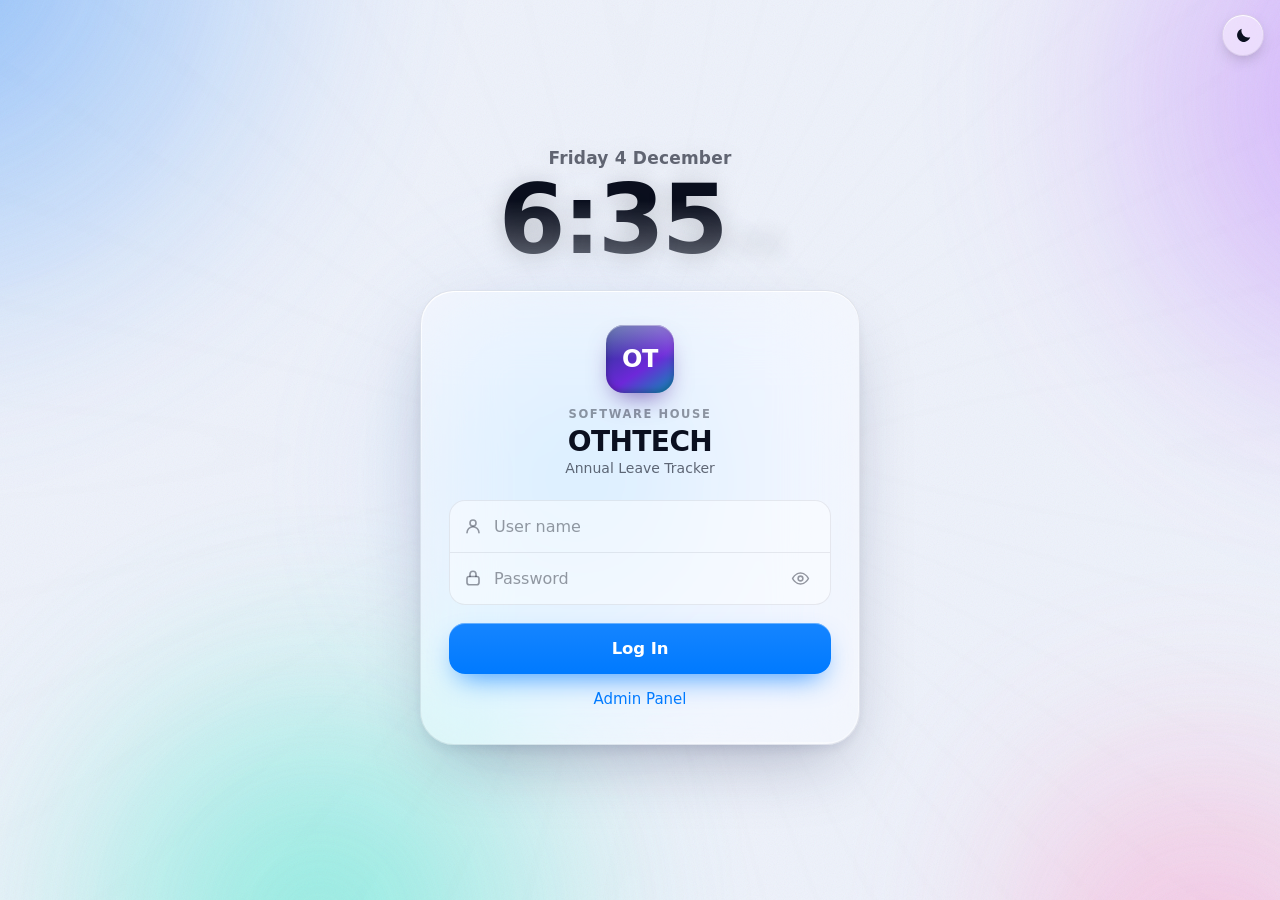
<file: Website/index.html>
<!DOCTYPE html>
<html lang="en">
<head>
<meta charset="UTF-8">
<title>OTHTECH Leave Portal</title>
<meta name="viewport" content="width=device-width, initial-scale=1.0, viewport-fit=cover">
<meta name="theme-color" content="#05060f">
<link rel="icon" href="favicon.svg" type="image/svg+xml">
<link rel="stylesheet" href="style.css">
</head>
<body>

<div class="lock-clock">
  <div class="date">&nbsp;</div>
  <div class="time">--:--</div>
</div>

<div class="card">

  <div class="login-only">
    <div class="logo">
      <div class="app-icon"><span>OT</span></div>
      <span class="eyebrow">Software House</span>
      <h2>OTHTECH</h2>
      <p class="tagline">Annual Leave Tracker</p>
    </div>

    <div class="field-group">
      <div class="field">
        <svg class="lead" viewBox="0 0 24 24" fill="none" stroke="currentColor" stroke-width="2.2" stroke-linecap="round"><circle cx="12" cy="8" r="4"/><path d="M4 21a8 8 0 0 1 16 0"/></svg>
        <label class="field-label" for="empId">Employee ID</label>
        <input type="text" id="empId" placeholder="User name" autocomplete="username" onkeydown="if(event.key==='Enter') login()">
      </div>
      <div class="field">
        <svg class="lead" viewBox="0 0 24 24" fill="none" stroke="currentColor" stroke-width="2.2" stroke-linecap="round"><rect x="4" y="10" width="16" height="11" rx="3"/><path d="M8 10V7a4 4 0 0 1 8 0v3"/></svg>
        <label class="field-label" for="code">Password</label>
        <input type="password" id="code" placeholder="Password" autocomplete="current-password" onkeydown="if(event.key==='Enter') login()">
        <span id="togglePass" onclick="togglePassword()" role="button" aria-label="Show password"></span>
      </div>
    </div>

    <button class="primary" onclick="login()">Log In</button>
    <a href="admin.html" class="admin-link">Admin Panel</a>
  </div>

  <div id="result" class="box"></div>

</div>

<script src="sript.js"></script>
</body>
</html>
</file>
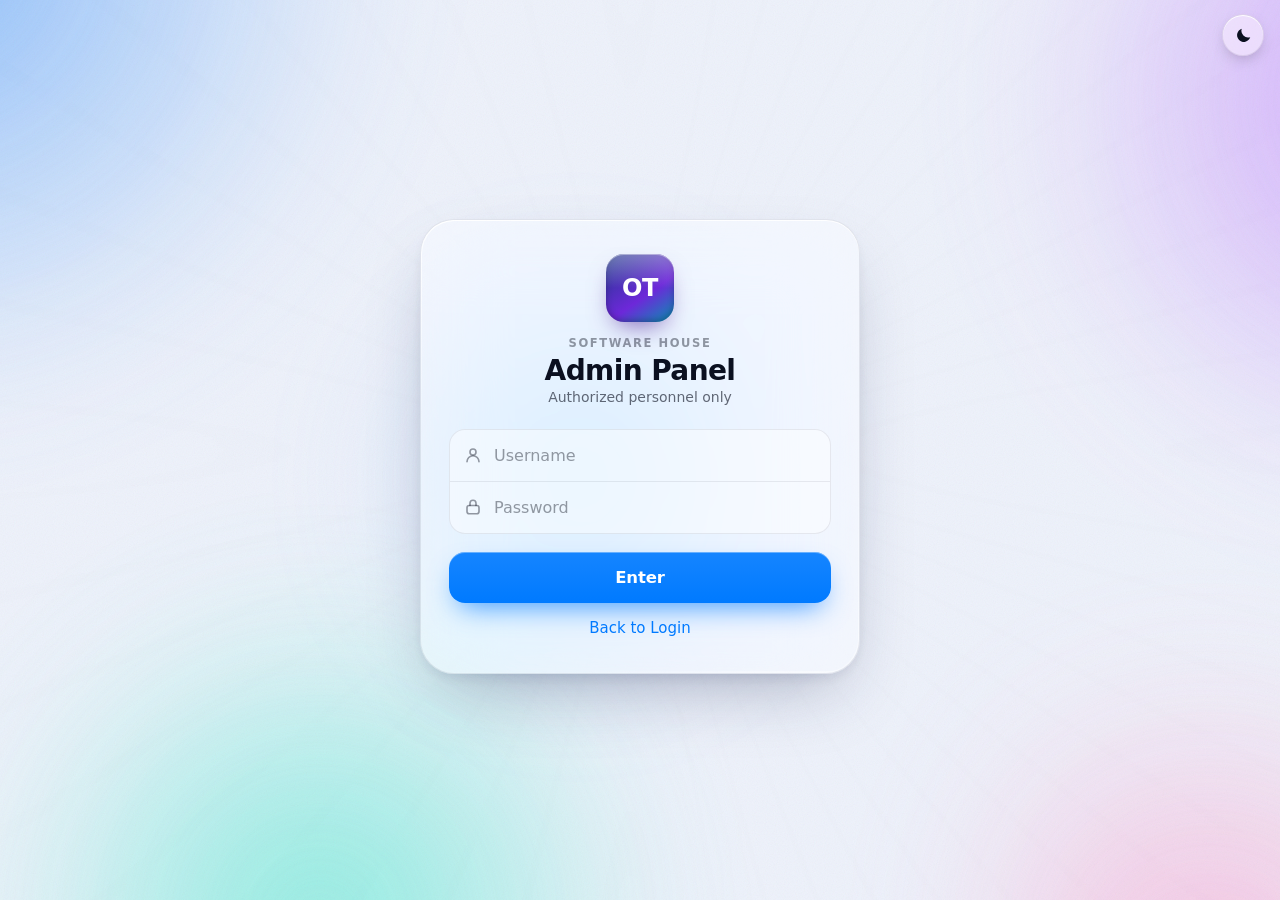
<file: Website/admin.html>
<!DOCTYPE html>
<html lang="en">
<head>
<meta charset="UTF-8">
<title>OTHTECH Admin Panel</title>
<meta name="viewport" content="width=device-width, initial-scale=1.0, viewport-fit=cover">
<meta name="theme-color" content="#05060f">
<link rel="icon" href="favicon.svg" type="image/svg+xml">
<link rel="stylesheet" href="style.css">
</head>
<body>

<div class="card">

  <div class="login-only">
    <div class="logo">
      <div class="app-icon"><span>OT</span></div>
      <span class="eyebrow">Software House</span>
      <h2>Admin Panel</h2>
      <p class="tagline">Authorized personnel only</p>
    </div>

    <div class="field-group">
      <div class="field">
        <svg class="lead" viewBox="0 0 24 24" fill="none" stroke="currentColor" stroke-width="2.2" stroke-linecap="round"><circle cx="12" cy="8" r="4"/><path d="M4 21a8 8 0 0 1 16 0"/></svg>
        <label class="field-label" for="adminUser">Username</label>
        <input type="text" id="adminUser" placeholder="Username" autocomplete="username" onkeydown="if(event.key==='Enter') checkAdmin()">
      </div>
      <div class="field">
        <svg class="lead" viewBox="0 0 24 24" fill="none" stroke="currentColor" stroke-width="2.2" stroke-linecap="round"><rect x="4" y="10" width="16" height="11" rx="3"/><path d="M8 10V7a4 4 0 0 1 8 0v3"/></svg>
        <label class="field-label" for="adminPass">Password</label>
        <input type="password" id="adminPass" placeholder="Password" autocomplete="current-password" onkeydown="if(event.key==='Enter') checkAdmin()">
      </div>
    </div>

    <button class="primary" onclick="checkAdmin()">Enter</button>
    <a href="index.html" class="admin-link">Back to Login</a>
  </div>

  <div id="adminResult" class="box"></div>

</div>

<script src="sript.js"></script>
</body>
</html>
</file>
<file: Website/style.css>
/* =========================================================
   OTHTECH Leave Portal — iOS 27 "Liquid Glass" theme
   Live animated wallpaper · light & dark · glass panels
   ========================================================= */

:root{
  --font: -apple-system, BlinkMacSystemFont, "SF Pro Display", "SF Pro Text", "Inter", system-ui, "Segoe UI", Roboto, sans-serif;
  --mono: "SF Mono", ui-monospace, "JetBrains Mono", Menlo, monospace;

  /* wallpaper */
  --wall-base: #05060f;
  --blob-1: #2563eb;
  --blob-2: #7c3aed;
  --blob-3: #06b6d4;
  --blob-4: #db2777;
  --blob-5: #0ea5e9;
  --blob-opacity: .62;

  /* glass */
  --glass: rgba(30, 34, 52, .38);
  --glass-strong: rgba(30, 34, 52, .55);
  --glass-soft: rgba(255,255,255,.06);
  --glass-hover: rgba(255,255,255,.10);
  --glass-edge: rgba(255,255,255,.22);
  --glass-edge-dim: rgba(255,255,255,.08);
  --specular: rgba(255,255,255,.35);
  --shadow: 0 30px 80px -20px rgba(0,0,0,.6), 0 8px 24px -8px rgba(0,0,0,.35);

  /* text */
  --text: #f5f7fb;
  --text-2: rgba(235,240,255,.68);
  --text-3: rgba(235,240,255,.45);

  /* tints (iOS system colors) */
  --blue: #0a84ff;
  --green: #30d158;
  --orange: #ff9f0a;
  --red: #ff453a;
  --purple: #bf5af2;
  --teal: #64d2ff;

  --radius-xl: 34px;
  --radius-lg: 22px;
  --radius-md: 16px;
  --ease: cubic-bezier(.2,.9,.25,1.15);
  --ease-out: cubic-bezier(.16,1,.3,1);
}

/* ---------- light appearance ---------- */
@media (prefers-color-scheme: light){
  :root:not([data-theme="dark"]){
    --wall-base:#eef2fb;
    --blob-1:#60a5fa; --blob-2:#c084fc; --blob-3:#5eead4; --blob-4:#f9a8d4; --blob-5:#93c5fd;
    --blob-opacity:.75;
    --glass: rgba(255,255,255,.42);
    --glass-strong: rgba(255,255,255,.62);
    --glass-soft: rgba(255,255,255,.45);
    --glass-hover: rgba(255,255,255,.7);
    --glass-edge: rgba(255,255,255,.85);
    --glass-edge-dim: rgba(15,23,42,.08);
    --specular: rgba(255,255,255,.9);
    --shadow: 0 30px 70px -24px rgba(30,41,80,.35), 0 6px 18px -8px rgba(30,41,80,.18);
    --text:#0b1020; --text-2:rgba(11,16,32,.62); --text-3:rgba(11,16,32,.42);
    --blue:#007aff; --green:#28a745; --orange:#f08c00; --red:#e5372c; --purple:#9b4dca; --teal:#0aa5c9;
  }
}
:root[data-theme="light"]{
  --wall-base:#eef2fb;
  --blob-1:#60a5fa; --blob-2:#c084fc; --blob-3:#5eead4; --blob-4:#f9a8d4; --blob-5:#93c5fd;
  --blob-opacity:.75;
  --glass: rgba(255,255,255,.42);
  --glass-strong: rgba(255,255,255,.62);
  --glass-soft: rgba(255,255,255,.45);
  --glass-hover: rgba(255,255,255,.7);
  --glass-edge: rgba(255,255,255,.85);
  --glass-edge-dim: rgba(15,23,42,.08);
  --specular: rgba(255,255,255,.9);
  --shadow: 0 30px 70px -24px rgba(30,41,80,.35), 0 6px 18px -8px rgba(30,41,80,.18);
  --text:#0b1020; --text-2:rgba(11,16,32,.62); --text-3:rgba(11,16,32,.42);
  --blue:#007aff; --green:#28a745; --orange:#f08c00; --red:#e5372c; --purple:#9b4dca; --teal:#0aa5c9;
}

*{box-sizing:border-box;}
html,body{min-height:100%;}

body{
  margin:0;
  font-family:var(--font);
  color:var(--text);
  background:var(--wall-base);
  -webkit-font-smoothing:antialiased;
  display:flex;
  flex-direction:column;
  align-items:center;
  justify-content:center;
  min-height:100vh;
  min-height:100dvh;
  padding:28px 16px 40px;
  overflow-x:hidden;
  transition:background-color .6s ease, color .4s ease;
}

/* =========================================================
   LIVE WALLPAPER
   ========================================================= */
.wallpaper{
  position:fixed;
  inset:-10%;
  z-index:0;
  pointer-events:none;
  overflow:hidden;
  transform:translate3d(var(--px,0), var(--py,0), 0);
  transition:transform 1.2s var(--ease-out);
}
.blob{
  position:absolute;
  width:58vmax;
  height:58vmax;
  border-radius:50%;
  filter:blur(70px);
  opacity:var(--blob-opacity);
  mix-blend-mode:normal;
  will-change:transform;
  transition:background .8s ease, opacity .8s ease;
}
.blob.b1{background:radial-gradient(circle at 30% 30%, var(--blob-1), transparent 65%); top:-18%; left:-12%; animation:drift1 26s ease-in-out infinite alternate;}
.blob.b2{background:radial-gradient(circle at 60% 40%, var(--blob-2), transparent 65%); top:-10%; right:-20%; animation:drift2 32s ease-in-out infinite alternate;}
.blob.b3{background:radial-gradient(circle at 50% 50%, var(--blob-3), transparent 65%); bottom:-28%; left:5%; animation:drift3 28s ease-in-out infinite alternate;}
.blob.b4{background:radial-gradient(circle at 40% 60%, var(--blob-4), transparent 62%); bottom:-20%; right:-10%; width:46vmax; height:46vmax; animation:drift4 36s ease-in-out infinite alternate;}
.blob.b5{background:radial-gradient(circle at 50% 50%, var(--blob-5), transparent 60%); top:30%; left:30%; width:38vmax; height:38vmax; opacity:calc(var(--blob-opacity) * .7); animation:drift5 22s ease-in-out infinite alternate;}

@keyframes drift1{0%{transform:translate(0,0) scale(1) rotate(0)}50%{transform:translate(18vw,10vh) scale(1.15) rotate(40deg)}100%{transform:translate(8vw,26vh) scale(.95) rotate(80deg)}}
@keyframes drift2{0%{transform:translate(0,0) scale(1)}50%{transform:translate(-20vw,18vh) scale(1.2)}100%{transform:translate(-8vw,34vh) scale(1)}}
@keyframes drift3{0%{transform:translate(0,0) scale(1.05)}50%{transform:translate(24vw,-14vh) scale(.9)}100%{transform:translate(36vw,-4vh) scale(1.1)}}
@keyframes drift4{0%{transform:translate(0,0) scale(1)}50%{transform:translate(-26vw,-20vh) scale(1.2)}100%{transform:translate(-14vw,-36vh) scale(.92)}}
@keyframes drift5{0%{transform:translate(-10vw,-6vh) scale(.9)}50%{transform:translate(12vw,8vh) scale(1.2)}100%{transform:translate(-4vw,14vh) scale(1)}}

/* soft light sheen sweeping across the wallpaper */
.wallpaper::after{
  content:"";
  position:absolute;
  inset:0;
  background:conic-gradient(from 0deg at 50% 50%, rgba(255,255,255,0) 0deg, rgba(255,255,255,.06) 90deg, rgba(255,255,255,0) 180deg, rgba(255,255,255,.04) 270deg, rgba(255,255,255,0) 360deg);
  filter:blur(40px);
  animation:sheen 40s linear infinite;
  mix-blend-mode:overlay;
}
@keyframes sheen{to{transform:rotate(360deg)}}

/* film grain so gradients never band */
.grain{
  position:fixed; inset:0; z-index:0; pointer-events:none; opacity:.07;
  background-image:url("data:image/svg+xml,%3Csvg xmlns='http://www.w3.org/2000/svg' width='160' height='160'%3E%3Cfilter id='n'%3E%3CfeTurbulence type='fractalNoise' baseFrequency='.9' numOctaves='2' stitchTiles='stitch'/%3E%3C/filter%3E%3Crect width='100%25' height='100%25' filter='url(%23n)'/%3E%3C/svg%3E");
}

/* =========================================================
   TOP BAR (theme switch)
   ========================================================= */
.topbar{
  position:fixed; top:14px; right:16px; z-index:5;
  display:flex; gap:8px;
}
.icon-btn{
  width:42px; height:42px; border-radius:50%;
  display:grid; place-items:center;
  background:var(--glass);
  border:1px solid var(--glass-edge-dim);
  backdrop-filter:blur(24px) saturate(180%);
  -webkit-backdrop-filter:blur(24px) saturate(180%);
  color:var(--text);
  cursor:pointer;
  box-shadow:inset 0 1px 0 var(--specular), 0 6px 18px -8px rgba(0,0,0,.4);
  transition:transform .3s var(--ease), background .2s ease;
  padding:0; margin:0;
}
.icon-btn:hover{transform:scale(1.07); background:var(--glass-hover);}
.icon-btn:active{transform:scale(.94);}
.icon-btn svg{width:19px; height:19px;}

/* =========================================================
   LOCK-SCREEN CLOCK
   ========================================================= */
.lock-clock{
  position:relative; z-index:1;
  text-align:center;
  margin-bottom:22px;
  animation:fadeDown .9s var(--ease-out) both;
  text-shadow:0 2px 24px rgba(0,0,0,.18);
}
.lock-clock .date{
  font-size:17px; font-weight:600; letter-spacing:.2px;
  color:var(--text-2);
}
.lock-clock .time{
  font-size:clamp(64px, 16vw, 96px);
  font-weight:700;
  line-height:1;
  letter-spacing:-3px;
  margin-top:4px;
  font-variant-numeric:tabular-nums;
  background:linear-gradient(180deg, var(--text) 30%, color-mix(in srgb, var(--text) 55%, transparent));
  -webkit-background-clip:text; background-clip:text; color:transparent;
}
.lock-clock.compact{display:none;}
@keyframes fadeDown{from{opacity:0; transform:translateY(-14px)}to{opacity:1; transform:none}}

/* =========================================================
   LIQUID GLASS CARD
   ========================================================= */
.card{
  position:relative; z-index:1;
  width:100%;
  max-width:440px;
  padding:34px 28px 26px;
  border-radius:var(--radius-xl);
  background:var(--glass);
  backdrop-filter:blur(40px) saturate(190%);
  -webkit-backdrop-filter:blur(40px) saturate(190%);
  border:1px solid var(--glass-edge-dim);
  box-shadow:
    var(--shadow),
    inset 0 1px 0 var(--specular),
    inset 0 -1px 0 rgba(255,255,255,.05);
  animation:rise .8s var(--ease-out) both .1s;
  transition:max-width .5s var(--ease-out);
}
.card.wide{max-width:560px;}

/* specular rim — the "liquid" edge highlight */
.card::before{
  content:""; position:absolute; inset:0; border-radius:inherit; padding:1.2px;
  background:linear-gradient(140deg, var(--glass-edge), transparent 28%, transparent 70%, color-mix(in srgb, var(--glass-edge) 60%, transparent));
  -webkit-mask:linear-gradient(#000 0 0) content-box, linear-gradient(#000 0 0);
  -webkit-mask-composite:xor; mask-composite:exclude;
  pointer-events:none;
}
@keyframes rise{from{opacity:0; transform:translateY(24px) scale(.97)}to{opacity:1; transform:none}}

.logo{text-align:center;}
.app-icon{
  width:68px; height:68px; margin:0 auto;
  border-radius:18px;
  display:grid; place-items:center;
  background:linear-gradient(145deg, #1e3a8a, #6d28d9 60%, #0891b2);
  box-shadow:0 12px 26px -10px rgba(76,29,149,.7), inset 0 1px 0 rgba(255,255,255,.4), inset 0 -2px 6px rgba(0,0,0,.25);
  position:relative; overflow:hidden;
}
.app-icon::after{ /* glossy top */
  content:""; position:absolute; inset:0;
  background:linear-gradient(180deg, rgba(255,255,255,.35), transparent 50%);
}
.app-icon span{
  font-weight:800; font-size:24px; letter-spacing:-.5px; color:#fff; position:relative; z-index:1;
}
.eyebrow{
  display:block; text-align:center; margin-top:14px;
  font-size:11.5px; font-weight:600; letter-spacing:1.6px; text-transform:uppercase;
  color:var(--text-3);
}
h2{
  text-align:center; margin:4px 0 2px;
  font-size:28px; font-weight:700; letter-spacing:-.6px;
}
p.tagline{
  text-align:center; margin:0 0 24px;
  font-size:14px; color:var(--text-2);
}

/* ---------- inputs (grouped list, iOS Settings style) ---------- */
.field-group{
  background:var(--glass-soft);
  border:1px solid var(--glass-edge-dim);
  border-radius:var(--radius-md);
  overflow:hidden;
}
.field{
  position:relative;
  display:flex; align-items:center; gap:12px;
  padding:0 14px;
}
.field + .field{border-top:1px solid var(--glass-edge-dim);}
.field svg.lead{width:18px; height:18px; color:var(--text-3); flex-shrink:0;}
label.field-label{
  position:absolute; width:1px; height:1px; overflow:hidden; clip:rect(0 0 0 0);
}
input{
  flex:1; min-width:0;
  padding:16px 0;
  border:none; outline:none;
  background:transparent;
  color:var(--text);
  font:500 16px var(--font);
}
input::placeholder{color:var(--text-3);}
.field:focus-within svg.lead{color:var(--blue);}
.field-group:focus-within{border-color:color-mix(in srgb, var(--blue) 45%, transparent); box-shadow:0 0 0 4px color-mix(in srgb, var(--blue) 15%, transparent);}

#togglePass{
  width:32px; height:32px; display:grid; place-items:center;
  color:var(--text-3); cursor:pointer; border-radius:50%;
  transition:color .2s, background .2s;
}
#togglePass:hover{background:var(--glass-hover);}
#togglePass.active{color:var(--blue);}
#togglePass svg{width:19px; height:19px;}

/* ---------- primary button ---------- */
button.primary{
  width:100%;
  margin:18px 0 6px;
  padding:16px;
  border:none;
  border-radius:var(--radius-md);
  background:linear-gradient(180deg, color-mix(in srgb, var(--blue) 92%, white), var(--blue));
  color:#fff;
  font:600 16.5px var(--font);
  letter-spacing:-.1px;
  cursor:pointer;
  box-shadow:0 12px 28px -10px color-mix(in srgb, var(--blue) 80%, transparent), inset 0 1px 0 rgba(255,255,255,.35);
  transition:transform .35s var(--ease), filter .2s, box-shadow .2s;
  display:flex; align-items:center; justify-content:center; gap:10px;
}
button.primary:hover{filter:brightness(1.08); transform:translateY(-1px);}
button.primary:active{transform:scale(.97);}
button.primary[disabled]{opacity:.7; cursor:progress;}
.spinner{
  width:17px; height:17px; border-radius:50%;
  border:2.2px solid rgba(255,255,255,.35); border-top-color:#fff;
  animation:spin .8s linear infinite;
}
@keyframes spin{to{transform:rotate(360deg)}}

.admin-link{
  display:block; text-align:center;
  margin-top:6px; padding:10px;
  color:var(--blue); text-decoration:none;
  font-size:15px; font-weight:500;
  border-radius:12px;
  transition:background .2s;
}
.admin-link:hover{background:var(--glass-soft);}

/* ---------- toast / error ---------- */
.notice{
  display:flex; align-items:center; gap:10px;
  margin-top:14px; padding:12px 14px;
  border-radius:14px;
  background:color-mix(in srgb, var(--red) 14%, transparent);
  border:1px solid color-mix(in srgb, var(--red) 30%, transparent);
  color:var(--text);
  font-size:14px; font-weight:500;
  animation:shake .45s var(--ease-out);
}
.notice .dot{width:8px; height:8px; border-radius:50%; background:var(--red); flex-shrink:0; box-shadow:0 0 10px var(--red);}
@keyframes shake{0%,100%{transform:none}20%{transform:translateX(-7px)}40%{transform:translateX(6px)}60%{transform:translateX(-4px)}80%{transform:translateX(2px)}}

/* =========================================================
   DASHBOARD
   ========================================================= */
.box{margin-top:4px;}
.box:empty{display:none;}

.dash{animation:rise .6s var(--ease-out) both;}
.dash-head{
  display:flex; align-items:center; justify-content:space-between; gap:12px;
  margin:6px 0 18px;
}
.dash-head .hello{font-size:13px; color:var(--text-2); font-weight:500;}
.dash-head h3{margin:2px 0 0; font-size:24px; font-weight:700; letter-spacing:-.5px;}
.avatar{
  width:48px; height:48px; border-radius:50%; flex-shrink:0;
  display:grid; place-items:center;
  font-weight:700; font-size:17px; color:#fff;
  background:linear-gradient(145deg, var(--blue), var(--purple));
  box-shadow:inset 0 1px 0 rgba(255,255,255,.35), 0 8px 20px -8px color-mix(in srgb, var(--purple) 70%, transparent);
}

/* big ring widget */
.widget{
  display:flex; align-items:center; gap:20px;
  padding:18px;
  border-radius:var(--radius-lg);
  background:var(--glass-soft);
  border:1px solid var(--glass-edge-dim);
  box-shadow:inset 0 1px 0 color-mix(in srgb, var(--specular) 50%, transparent);
}
.ring{position:relative; width:118px; height:118px; flex-shrink:0;}
.ring svg{width:100%; height:100%; transform:rotate(-90deg);}
.ring .track{stroke:color-mix(in srgb, var(--text) 10%, transparent);}
.ring .prog{transition:stroke-dashoffset 1.4s var(--ease-out);}
.ring .center{
  position:absolute; inset:0; display:grid; place-items:center; text-align:center;
}
.ring .center b{display:block; font-size:32px; font-weight:700; letter-spacing:-1px; line-height:1; font-variant-numeric:tabular-nums;}
.ring .center small{display:block; font-size:11px; color:var(--text-2); font-weight:600; letter-spacing:.4px; text-transform:uppercase; margin-top:4px;}

.legend{flex:1; display:flex; flex-direction:column; gap:10px; min-width:0;}
.legend-row{display:flex; align-items:center; gap:10px; font-size:14px;}
.legend-row .sw{width:10px; height:10px; border-radius:50%; flex-shrink:0;}
.legend-row .lbl{color:var(--text-2); flex:1;}
.legend-row .val{font-weight:700; font-variant-numeric:tabular-nums;}

/* stat tiles */
.stats-row{
  display:grid; grid-template-columns:repeat(2,1fr); gap:10px;
  margin:12px 0 16px;
}
.stats-row.three{grid-template-columns:repeat(3,1fr);}
.stat{
  position:relative;
  padding:14px 14px 12px;
  border-radius:18px;
  background:var(--glass-soft);
  border:1px solid var(--glass-edge-dim);
  box-shadow:inset 0 1px 0 color-mix(in srgb, var(--specular) 50%, transparent);
  overflow:hidden;
  animation:pop .6s var(--ease) both;
}
.stat:nth-child(2){animation-delay:.05s}
.stat:nth-child(3){animation-delay:.1s}
.stat:nth-child(4){animation-delay:.15s}
@keyframes pop{from{opacity:0; transform:scale(.9)}to{opacity:1; transform:none}}
.stat .ico{
  width:28px; height:28px; border-radius:9px; display:grid; place-items:center;
  color:#fff; margin-bottom:10px;
}
.stat .ico svg{width:16px; height:16px;}
.stat .num{display:block; font-size:26px; font-weight:700; letter-spacing:-.8px; line-height:1.05; font-variant-numeric:tabular-nums;}
.stat .label{display:block; font-size:12.5px; color:var(--text-2); font-weight:500; margin-top:2px;}
.stat.extra .num{color:var(--green);}
.neg, .stat .num.neg, .ring .center b.neg{color:var(--red);}
.emp-count b.neg{color:var(--red);}

/* segmented control */
.segmented{
  position:relative;
  display:grid; grid-template-columns:repeat(var(--n, 2), 1fr);
  padding:3px;
  border-radius:13px;
  background:color-mix(in srgb, var(--text) 8%, transparent);
  margin:4px 0 12px;
}
.segmented .thumb{
  position:absolute; top:3px; bottom:3px; left:3px;
  width:calc((100% - 6px) / var(--n, 2));
  transform:translateX(calc(100% * var(--i, 0)));
  border-radius:10px;
  background:var(--glass-strong);
  box-shadow:0 3px 10px -2px rgba(0,0,0,.25), inset 0 1px 0 var(--specular);
  transition:transform .45s var(--ease);
}

.segmented button{
  position:relative; z-index:1;
  background:none; border:none; margin:0; padding:9px 6px;
  color:var(--text-2); font:600 13.5px var(--font);
  cursor:pointer; border-radius:10px;
  transition:color .2s;
  box-shadow:none; width:auto;
}
.segmented button.on{color:var(--text);}
.segmented .pill{
  display:inline-block; min-width:20px; padding:1px 6px; margin-left:4px;
  border-radius:999px; font-size:11.5px;
  background:color-mix(in srgb, var(--text) 10%, transparent);
}

/* list (inset grouped) */
.list{
  border-radius:var(--radius-md);
  background:var(--glass-soft);
  border:1px solid var(--glass-edge-dim);
  overflow:hidden;
}
.list-item{
  display:flex; align-items:center; gap:12px;
  padding:12px 14px;
  animation:slideIn .45s var(--ease-out) both;
}
.list-item + .list-item{border-top:1px solid var(--glass-edge-dim);}
@keyframes slideIn{from{opacity:0; transform:translateY(8px)}to{opacity:1; transform:none}}
.cal{
  width:44px; flex-shrink:0; text-align:center;
  border-radius:11px; overflow:hidden;
  background:var(--glass-strong);
  box-shadow:inset 0 1px 0 var(--specular);
}
.cal .m{display:block; font-size:9.5px; font-weight:700; letter-spacing:.6px; text-transform:uppercase; color:#fff; background:var(--red); padding:2px 0;}
.cal.green .m{background:var(--green);}
.cal .d{display:block; font-size:18px; font-weight:700; padding:3px 0 4px; font-variant-numeric:tabular-nums;}
.li-body{flex:1; min-width:0;}
.li-title{font-size:15px; font-weight:600; overflow-wrap:anywhere;}
.li-sub{font-size:12.5px; color:var(--text-2); margin-top:2px;}
.badge{
  font-size:12px; font-weight:700; padding:4px 9px; border-radius:999px; flex-shrink:0;
  background:color-mix(in srgb, var(--green) 18%, transparent); color:var(--green);
}
.badge.red{background:color-mix(in srgb, var(--red) 16%, transparent); color:var(--red);}
.empty-note{
  text-align:center; padding:22px 10px; margin:0;
  color:var(--text-2); font-size:14px;
}

.logout{
  background:none; border:none; box-shadow:none;
  width:100%; margin:14px 0 0; padding:10px;
  color:var(--red); font:500 15px var(--font); cursor:pointer; border-radius:12px;
}
.logout:hover{background:var(--glass-soft);}

/* =========================================================
   ADMIN
   ========================================================= */
.search{
  display:flex; align-items:center; gap:8px;
  padding:0 12px; margin:4px 0 12px;
  border-radius:12px;
  background:color-mix(in srgb, var(--text) 8%, transparent);
}
.search svg{width:16px; height:16px; color:var(--text-3);}
.search input{padding:11px 0; font-size:15px;}

.emp{
  border-radius:var(--radius-md);
  background:var(--glass-soft);
  border:1px solid var(--glass-edge-dim);
  margin-bottom:10px;
  overflow:hidden;
  animation:slideIn .45s var(--ease-out) both;
}
.emp-head{
  display:flex; align-items:center; gap:12px;
  padding:12px 14px; cursor:pointer; user-select:none;
}
.emp-head .avatar{width:40px; height:40px; font-size:15px;}
.emp-meta{flex:1; min-width:0;}
.emp-name{font-weight:600; font-size:15px;}
.emp-id{font-size:12px; color:var(--text-3); font-family:var(--mono);}
.bar{height:5px; border-radius:99px; background:color-mix(in srgb, var(--text) 10%, transparent); margin-top:7px; overflow:hidden;}
.bar i{display:block; height:100%; border-radius:inherit; background:linear-gradient(90deg, var(--blue), var(--purple)); transition:width 1.2s var(--ease-out);}
.bar i.warn{background:linear-gradient(90deg, var(--orange), var(--red));}
.emp-count{text-align:right; flex-shrink:0;}
.emp-count b{font-size:16px; font-variant-numeric:tabular-nums;}
.emp-count small{display:block; font-size:11.5px; color:var(--green); font-weight:600;}
.chev{width:16px; height:16px; color:var(--text-3); transition:transform .35s var(--ease); flex-shrink:0;}
.emp.open .chev{transform:rotate(90deg);}
.emp-body{display:grid; grid-template-rows:0fr; transition:grid-template-rows .4s var(--ease-out);}
.emp.open .emp-body{grid-template-rows:1fr;}
.emp-body > div{overflow:hidden;}
.emp-body .inner{padding:2px 14px 14px;}
.sub-h{font-size:12px; font-weight:600; letter-spacing:.5px; text-transform:uppercase; color:var(--text-3); margin:12px 2px 6px;}

/* ---------- responsive ---------- */
@media (max-width:480px){
  body{justify-content:flex-start; padding-top:64px;}
  .card{padding:28px 18px 20px; border-radius:28px;}
  .widget{gap:14px; padding:14px;}
  .ring{width:100px; height:100px;}
  .ring .center b{font-size:27px;}
  .stats-row.three .stat{padding:12px 10px 10px;}
  .stats-row.three .stat .num{font-size:22px;}
}

@media (prefers-reduced-motion: reduce){
  *, *::before, *::after{animation-duration:.001ms !important; animation-iteration-count:1 !important; transition-duration:.001ms !important;}
}


/* =========================================================
   ATTENDANCE
   ========================================================= */
.badge.neutral{background:color-mix(in srgb, var(--text) 10%, transparent); color:var(--text-2);}
a.badge{text-decoration:none;}
.pos{color:var(--green) !important;}
.neg{color:var(--red);}
.muted{color:var(--text-3); font-weight:500;}
.list-item[hidden]{display:none;}

/* 5 tab navigation */
#mainNav button{font-size:13px; padding:9px 2px;}

/* ek saaf panel (zyada cards nahi) */
.apanel{
  padding:14px 14px 12px; margin:0 0 12px;
  border-radius:var(--radius-md);
  background:var(--glass-soft);
  border:1px solid var(--glass-edge-dim);
  box-shadow:inset 0 1px 0 color-mix(in srgb, var(--specular) 50%, transparent);
  animation:pop .5s var(--ease) both;
}
.ph{display:flex; justify-content:space-between; align-items:baseline; gap:10px; font-size:13.5px; font-weight:600; margin:0 2px 10px;}
.ph b{font-size:18px; font-variant-numeric:tabular-nums;}
.pnote{font-size:12.5px; color:var(--text-2); margin:8px 2px 0; line-height:1.5;}
.pbar{height:8px; border-radius:99px; background:color-mix(in srgb, var(--text) 10%, transparent); overflow:hidden;}
.pbar i{display:block; height:100%; border-radius:inherit; background:linear-gradient(90deg, var(--green), color-mix(in srgb, var(--green) 60%, var(--blue))); transition:width 1.2s var(--ease-out);}

/* 4 numbers in a row */
.sum4{display:grid; grid-template-columns:repeat(4, 1fr);}
.sum4 > div{padding:2px 8px; min-width:0;}
.sum4 > div + div{border-left:1px solid var(--glass-edge-dim);}
.sum4 small{display:block; font-size:11px; color:var(--text-2); font-weight:500;}
.sum4 b{display:block; font-size:16px; font-weight:700; letter-spacing:-.3px; margin-top:3px; font-variant-numeric:tabular-nums; white-space:nowrap; overflow:hidden; text-overflow:ellipsis;}
.sum-sub{font-size:12px; color:var(--text-3); margin:10px 2px 0;}

/* balance carry forward */
.bal{margin-top:12px; padding:4px 12px; border-radius:12px; background:color-mix(in srgb, var(--text) 5%, transparent);}
.bal > div{display:flex; justify-content:space-between; align-items:baseline; gap:10px; padding:7px 0; font-size:13px;}
.bal > div + div{border-top:1px solid var(--glass-edge-dim);}
.bal span{color:var(--text-2);}
.bal b{font-variant-numeric:tabular-nums; white-space:nowrap;}
.bal .hl span{color:var(--text); font-weight:600;}
.bal .hl b{font-size:16px;}

/* attendance rows */
.alist{
  border-radius:var(--radius-md);
  background:var(--glass-soft);
  border:1px solid var(--glass-edge-dim);
  overflow:hidden; margin-bottom:12px;
}
.arow{display:flex; align-items:center; gap:12px; padding:11px 14px; animation:slideIn .4s var(--ease-out) both;}
.arow + .arow{border-top:1px solid var(--glass-edge-dim);}
.arow.is-today{background:color-mix(in srgb, var(--blue) 8%, transparent);}
.adate{width:46px; flex-shrink:0; text-align:center; line-height:1.1;}
.adate b{display:block; font-size:19px; font-weight:700; font-variant-numeric:tabular-nums;}
.adate small{display:block; font-size:10.5px; color:var(--text-3); text-transform:uppercase; letter-spacing:.4px; margin-top:2px; white-space:nowrap;}
.abody{flex:1; min-width:0;}
.amain{font-size:15px; font-weight:600; font-variant-numeric:tabular-nums;}
.amain .of{font-weight:500; color:var(--text-3); font-size:13px;}
.muted-main{color:var(--text-2); font-weight:500;}
.asub{font-size:12px; color:var(--text-3); margin-top:2px; overflow-wrap:anywhere;}
.aright{text-align:right; flex-shrink:0; display:flex; flex-direction:column; align-items:flex-end; gap:2px;}
.anet{font-size:14px; font-weight:700; font-variant-numeric:tabular-nums;}
.ast{font-size:11px; color:var(--text-3);}
.req{font-size:10.5px; color:var(--text-3);}
.k-off .adate b, .k-upcoming .adate b, .k-nodata .adate b{color:var(--text-3);}
.k-absent .adate b{color:var(--red);}

/* today */
.today-top{display:flex; justify-content:space-between; align-items:flex-start; margin-bottom:12px;}
.t-date{font-size:16px; font-weight:700;}
.t-status{display:inline-flex; align-items:center; gap:6px; font-size:12.5px; color:var(--text-2); margin-top:4px;}
.t-status i{width:8px; height:8px; border-radius:50%; background:var(--text-3);}
.t-status.k-live i{background:var(--green); box-shadow:0 0 0 0 color-mix(in srgb, var(--green) 60%, transparent); animation:pulse 1.8s infinite;}
.t-status.k-done i, .t-status.k-offWorked i{background:var(--blue);}
.t-status.k-incomplete i, .t-status.k-absent i{background:var(--red);}
@keyframes pulse{70%{box-shadow:0 0 0 7px transparent}100%{box-shadow:0 0 0 0 transparent}}
.today-main{display:flex; align-items:center; gap:18px;}
.ring.sm{width:116px; height:116px; flex-shrink:0;}
.ring.sm .center b{font-size:19px;}
.facts{flex:1; display:grid; grid-template-columns:1fr 1fr; gap:12px 10px; min-width:0;}
.facts small{display:block; font-size:11px; color:var(--text-3);}
.facts b{display:block; font-size:15px; font-variant-numeric:tabular-nums; margin-top:2px; white-space:nowrap;}

/* history filters */
.fchips{display:flex; gap:6px; overflow-x:auto; padding-bottom:2px; margin:2px 0 10px; scrollbar-width:none;}
.fchips::-webkit-scrollbar{display:none;}
.fchips button{
  flex-shrink:0; width:auto; margin:0; padding:7px 12px; border-radius:99px;
  background:color-mix(in srgb, var(--text) 8%, transparent); border:none; box-shadow:none;
  color:var(--text-2); font:600 13px var(--font); cursor:pointer;
}
.fchips button.on{background:var(--blue); color:#fff;}
.drange{display:grid; grid-template-columns:1fr 1fr; gap:8px; margin-bottom:12px;}
.drange label{display:block; padding:6px 10px; border-radius:12px; background:color-mix(in srgb, var(--text) 6%, transparent);}
.drange small{display:block; font-size:10.5px; color:var(--text-3);}
.drange input{width:100%; padding:2px 0; font-size:14px; background:none; border:none; color:var(--text); font-family:var(--font); color-scheme:light dark;}

/* week / month switcher */
.navrow{display:flex; align-items:center; justify-content:space-between; gap:10px; margin:2px 0 12px;}
.navrow > div{text-align:center;}
.navrow b{display:block; font-size:15px;}
.navrow small{display:block; font-size:12px; color:var(--text-3); margin-top:1px;}
.nb{
  width:36px; height:36px; margin:0; padding:0; border-radius:50%; flex-shrink:0;
  background:color-mix(in srgb, var(--text) 8%, transparent); border:none; box-shadow:none;
  color:var(--text); font-size:22px; line-height:1; cursor:pointer;
}
.nb:disabled{opacity:.3; cursor:default;}

/* leaves summary rows */
.lv-rows > div{display:flex; justify-content:space-between; padding:8px 2px; font-size:14px;}
.lv-rows > div + div{border-top:1px solid var(--glass-edge-dim);}
.lv-rows span{color:var(--text-2);}
.lv-rows .tot span{color:var(--text); font-weight:600;}
.lv-rows .tot b{font-size:17px;}

.li-sub.quote{font-style:italic; color:var(--text-3);}
.att-note{font-size:11.5px; color:var(--text-3); text-align:center; margin:4px 6px 0; line-height:1.4;}
.list.issues .li-title .li-sub{display:inline; font-weight:500;}

@media (max-width:480px){
  .sum4{grid-template-columns:1fr 1fr; row-gap:10px;}
  .sum4 > div:nth-child(3){border-left:none;}
  .sum4 b{font-size:17px;}
}
@media (max-width:400px){
  .today-main{gap:12px;}
  .ring.sm{width:100px; height:100px;}
  #mainNav button{font-size:12px;}
}
.adate .mo{margin:0 0 1px; color:var(--blue); font-weight:700;}

/* ---------- Working Hours (Daily / Weekly / Monthly) ---------- */
#mainNav button{font-size:14px; padding:10px 6px;}
#hrNav{margin-top:0;}
.arow.click{cursor:pointer;}
.arow.click:hover{background:var(--glass-hover);}
.arow.mrow .adate b{font-size:16px;}
/* date / month picker in the middle of the ‹ › row */
.daypick, .msel{position:relative; flex:1; text-align:center; cursor:pointer; padding:4px 6px; border-radius:12px;}
.daypick:hover, .msel:hover{background:var(--glass-soft);}
.daypick b{display:block; font-size:15px;}
.daypick small, .msel small{display:block; font-size:12px; color:var(--text-3); margin-top:1px;}
.daypick input{position:absolute; inset:0; width:100%; height:100%; opacity:0; cursor:pointer; padding:0; color-scheme:light dark;}
.msel select{
  appearance:none; -webkit-appearance:none; background:none; border:none; margin:0; padding:0 18px 0 4px;
  font:700 15px var(--font); color:var(--text); text-align:center; text-align-last:center; cursor:pointer;
  background-image:linear-gradient(45deg, transparent 50%, currentColor 50%), linear-gradient(135deg, currentColor 50%, transparent 50%);
  background-position:calc(100% - 9px) 55%, calc(100% - 4px) 55%; background-size:5px 5px; background-repeat:no-repeat;
}
.msel select option{color:#111; background:#fff;}
/* line-by-line calculation */
.bal.calc{margin-top:0;}
.bal.calc span small{font-size:11.5px; color:var(--text-3);}
.bal.calc > div{align-items:center;}
.apanel .ph b{white-space:nowrap;}
/* overtime: week total row */
.arow.wtotal{background:color-mix(in srgb, var(--text) 5%, transparent);}
.arow.wtotal .adate b{font-size:17px;}
#hrNav button{font-size:13px; padding:9px 2px;}
/* break + namaz boxes */
.bn2{display:grid; grid-template-columns:1fr 1fr; gap:8px; margin-top:12px;}
.bn2 > div{padding:9px 12px; border-radius:12px; background:color-mix(in srgb, var(--text) 5%, transparent); min-width:0;}
.bn2 small{display:inline; font-size:11.5px; color:var(--text-2); font-weight:500;}
.bn2 b{display:block; font-size:17px; font-weight:700; margin-top:2px; font-variant-numeric:tabular-nums;}
.bn2 .bn-sub{display:block; font-size:11px; color:var(--text-3); margin-top:1px;}
.bn2 .bn-sub.neg{color:var(--red);}
.bn-dot{display:inline-block; width:8px; height:8px; border-radius:50%; margin-right:6px; vertical-align:1px;}
.bn-dot.brk{background:var(--orange);}
.bn-dot.nmz{background:var(--teal);}
.ring.sm .center b{font-size:17px; letter-spacing:-.5px;}
/* overtime start notice */
.info-note{
  margin:0 0 12px; padding:10px 12px; border-radius:12px; font-size:12.5px; line-height:1.45; color:var(--text-2);
  background:color-mix(in srgb, var(--blue) 12%, transparent);
  border:1px solid color-mix(in srgb, var(--blue) 30%, transparent);
}
.info-note b{color:var(--text);}
.anet.muted, b.muted{color:var(--text-3); font-weight:600;}
.t-status.k-half i{background:var(--green);}
.lock-clock .time .ampm{font-size:.3em; font-weight:600; letter-spacing:0; margin-left:.2em; opacity:.8;}
/* minus balance (short time) */
.pbar.red i{background:linear-gradient(90deg, var(--orange), var(--red));}
.empty-note .spinner{border-color:var(--text-3); border-right-color:transparent; vertical-align:-3px; margin-right:8px;}

/* =========================================================
   ADMIN PANEL (v2) — list → employee screen · responsive
   ========================================================= */
.card.admin{max-width:1080px;}
.card.admin .dash-head .hello{text-transform:none;}
.stats-row.four{grid-template-columns:repeat(4, 1fr);}

/* status chip */
.chip{display:inline-flex; align-items:center; gap:6px; font-size:12px; font-weight:600; color:var(--text-2);
  padding:3px 9px 3px 8px; border-radius:99px; background:color-mix(in srgb, var(--text) 7%, transparent); white-space:nowrap; max-width:100%; overflow:hidden; text-overflow:ellipsis;}
.chip i{width:7px; height:7px; border-radius:50%; background:var(--text-3); flex-shrink:0;}
.chip.ok{color:var(--green); background:color-mix(in srgb, var(--green) 13%, transparent);}
.chip.ok i{background:var(--green); animation:pulse 1.8s infinite; box-shadow:0 0 0 0 color-mix(in srgb, var(--green) 60%, transparent);}
.chip.warn{color:var(--orange); background:color-mix(in srgb, var(--orange) 14%, transparent);}
.chip.warn i{background:var(--orange);}
.chip.info{color:var(--blue); background:color-mix(in srgb, var(--blue) 12%, transparent);}
.chip.info i{background:var(--blue);}
.chip.bad{color:var(--red); background:color-mix(in srgb, var(--red) 12%, transparent);}
.chip.bad i{background:var(--red);}

/* employees list (table on desktop, cards on phone) */
.elist{
  --cols: 44px minmax(190px, 1.6fr) repeat(4, minmax(92px, 1fr)) 16px;
  border-radius:var(--radius-md); background:var(--glass-soft); border:1px solid var(--glass-edge-dim);
  overflow:hidden; margin-bottom:14px;
}
.ehead, .erow{display:grid; grid-template-columns:var(--cols); align-items:center; gap:12px; padding:11px 16px;}
.ehead{padding-top:10px; padding-bottom:8px; font-size:11px; font-weight:600; letter-spacing:.5px; text-transform:uppercase; color:var(--text-3);
  background:color-mix(in srgb, var(--text) 4%, transparent);}
.ehead span:nth-child(n+3){text-align:right;}
.erow{
  width:100%; margin:0; border:none; border-top:1px solid var(--glass-edge-dim); background:none; box-shadow:none;
  color:var(--text); font:inherit; text-align:left; cursor:pointer; border-radius:0;
  animation:slideIn .4s var(--ease-out) both; transition:background .15s;
}
.erow:hover, .erow:focus-visible{background:var(--glass-hover); outline:none;}
.erow[hidden]{display:none;}
.erow .avatar{width:40px; height:40px; font-size:14px;}
.ename{display:flex; flex-direction:column; align-items:flex-start; gap:5px; min-width:0;}
.ename b{font-size:15px; font-weight:650; overflow:hidden; text-overflow:ellipsis; white-space:nowrap; max-width:100%;}
.emet{text-align:right; min-width:0;}
.emet small{display:none; font-size:10.5px; color:var(--text-3); font-weight:500;}
.emet b{font-size:14.5px; font-weight:700; font-variant-numeric:tabular-nums; white-space:nowrap;}
.emet b i, .tiles .num small{font-style:normal; font-weight:500; color:var(--text-3); font-size:.8em;}
.erow .chev{justify-self:end;}

/* employee screen */
.backbtn{
  display:inline-flex; align-items:center; gap:4px; width:auto; margin:0 0 8px; padding:8px 14px 8px 10px;
  border:none; border-radius:99px; background:color-mix(in srgb, var(--text) 8%, transparent); box-shadow:none;
  color:var(--blue); font:600 14.5px var(--font); cursor:pointer;
}
.backbtn:hover{background:var(--glass-hover);}
.backbtn.bottom{margin:16px 0 0;}
.emp-top{justify-content:flex-start; gap:14px; margin-top:4px;}
.emp-top .grow{min-width:0; display:flex; flex-direction:column; align-items:flex-start; gap:6px;}
.emp-top h3{margin:0;}
.avatar.lg{width:56px; height:56px; font-size:19px;}
.tiles .stat{padding:13px 14px 12px;}
.tiles .stat .label{margin:0 0 6px;}
.tiles .stat .num{font-size:22px;}
#adNav button{font-size:14px; padding:10px 4px;}
.ov-grid, .mw-grid{display:grid; grid-template-columns:1fr; gap:0 18px;}
.ov-grid > div, .mw-grid > div{min-width:0;}
.sum3{display:grid; grid-template-columns:repeat(3, 1fr); margin-top:14px;}
.sum3 > div{padding:2px 8px; min-width:0;}
.sum3 > div + div{border-left:1px solid var(--glass-edge-dim);}
.sum3 small{display:block; font-size:11px; color:var(--text-2);}
.sum3 b{display:block; font-size:16px; margin-top:3px; font-variant-numeric:tabular-nums; white-space:nowrap; overflow:hidden; text-overflow:ellipsis;}
.sub-h .pill{display:inline-block; min-width:18px; padding:1px 6px; margin-left:4px; border-radius:99px; font-size:11px; text-align:center;
  background:color-mix(in srgb, var(--text) 10%, transparent); color:var(--text-2); letter-spacing:0;}

/* weeks of a month */
.wklist{display:flex; flex-direction:column; gap:8px; margin-bottom:6px;}
.wk{border-radius:var(--radius-md); background:var(--glass-soft); border:1px solid var(--glass-edge-dim); overflow:hidden; animation:slideIn .4s var(--ease-out) both;}
.wk-head{
  width:100%; margin:0; padding:12px 14px; border:none; background:none; box-shadow:none; border-radius:0;
  display:grid; grid-template-columns:minmax(92px, auto) 1fr auto 16px; align-items:center; gap:12px;
  color:var(--text); font:inherit; text-align:left; cursor:pointer;
}
.wk-head:hover{background:var(--glass-hover);}
.wk-n b{display:block; font-size:14.5px;}
.wk-n small{display:block; font-size:11.5px; color:var(--text-3); margin-top:1px; white-space:nowrap;}
.wk-mid{min-width:0; font-variant-numeric:tabular-nums;}
.wk-mid b{font-size:15px;}
.wk-mid small{font-size:12.5px; color:var(--text-3);}
.wk-mid em{display:block; font-style:normal; font-size:11.5px; color:var(--text-3); margin-top:2px; overflow-wrap:anywhere;}
.wk.open .chev{transform:rotate(90deg);}
.wk.open{border-color:color-mix(in srgb, var(--blue) 35%, transparent);}
.wk-body{display:grid; grid-template-rows:0fr; transition:grid-template-rows .35s var(--ease-out);}
.wk.open .wk-body{grid-template-rows:1fr;}
.wk-body > div{overflow:hidden;}
.wk-body .alist{margin:0; border:none; border-top:1px solid var(--glass-edge-dim); border-radius:0; background:none;}

/* ---------- tablet / desktop ---------- */
@media (min-width:760px){
  body{padding:40px 24px 48px;}
  .card.wide{max-width:640px;}
  .card.admin{max-width:1080px; padding:30px 30px 24px;}
}
.lv-top{display:grid; grid-template-columns:1fr; gap:12px; margin-bottom:12px;}
.lv-top > .apanel{margin:0;}
@media (min-width:760px){ .lv-top{grid-template-columns:1fr 1fr; align-items:stretch;} .lv-top .widget{height:100%;} }
@media (min-width:960px){
  .ov-grid{grid-template-columns:1.15fr 1fr;}
  .mw-grid{grid-template-columns:minmax(300px, .95fr) 1.25fr; align-items:start;}
  .mw-grid > .apanel{margin-top:30px; position:sticky; top:20px;}
}

/* ---------- phone / small tablet: rows become cards ---------- */
@media (max-width:820px){
  /* avatar + naam, phir 4 chhote boxes */
  .ehead{display:none;}
  .erow .emet{text-align:left; padding:6px 9px; border-radius:10px; background:color-mix(in srgb, var(--text) 5%, transparent);}
  .erow .emet small{display:block;}
  .erow{display:flex; flex-wrap:wrap; align-items:center; gap:10px 12px;}
  .erow .ename{flex:1 1 calc(100% - 100px); min-width:0;}
  .erow .emet{order:5; flex:1 1 calc(25% - 9px); min-width:0;}
  .erow .emet b{font-size:13.5px;}
}
@media (max-width:560px){
  .stats-row.four{grid-template-columns:repeat(2, 1fr);}
  .erow .emet{flex-basis:calc(50% - 6px);}
  .tiles .stat .num{font-size:19px;}
  #adNav button{font-size:13px; padding:9px 2px;}
  .wk-head{grid-template-columns:auto 1fr 16px; gap:4px 10px;}
  .wk-head .wk-mid{grid-column:1 / 3; grid-row:2;}
  .wk-head .anet{grid-column:2; grid-row:1; justify-self:end;}
  .wk-head .chev{grid-column:3; grid-row:1;}
}
@media (max-width:480px){
  body{padding:62px 10px 28px;}
  .card, .card.admin{padding:22px 14px 18px; border-radius:26px;}
  .dash-head h3{font-size:21px;}
  .sum3 b{font-size:14px;}
  .topbar{top:12px; right:12px;}
}
/* chip: poora text dikhao (lamba ho to agli line mein) */
.chip{white-space:normal; overflow:visible; text-overflow:clip; line-height:1.35; align-items:flex-start;}
.chip i{margin-top:5px;}
/* required: kam kyun */
.why{display:block; font-style:normal; font-size:11px; font-weight:600; color:var(--red); margin-top:2px; white-space:normal;}
.bal.reqbox span small{font-size:11.5px; color:var(--text-3); font-weight:500;}
.bal.reqbox > div{align-items:center;}
</file>
